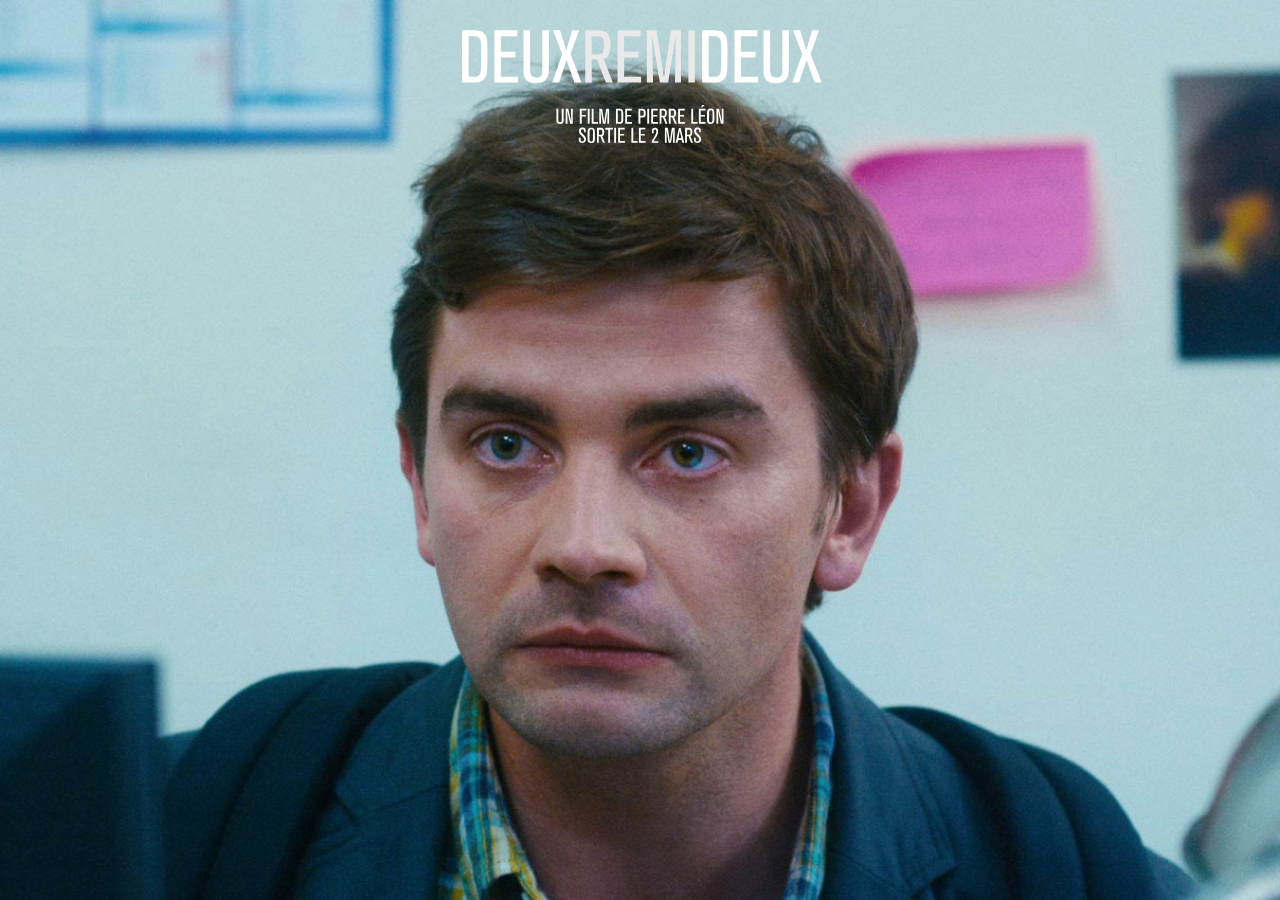
<file: drd/index.html>
<!DOCTYPE HTML>
<html>
<head>
<meta charset="UTF-8">
<meta name="viewport" content="width=device-width, initial-scale=1, maximum-scale=1, user-scalable=0"/>
<title>vendredi – distribution de films</title>
<meta name="description" content="vendredi est une société de production et de distribution de films.">
<meta name="robots" content="index,follow">
<!-- <link rel="stylesheet" type="text/css" href="css/normalize.css">
<link rel="stylesheet" type="text/css" href="css/style.css"> -->
<style>
body {
    padding: 0;
    margin: 0;
    font-size: 100%;
    color: white;
    }
    a {
    color: white;
    text-decoration: none;
    margin: 0;
    padding: 0;
}
    div.middle {
    width: 400px;
    margin: auto;
    display: block;
    max-width: 100%;
}
div.bigg {
    width: 100%;
    height: auto;
    display: block;
    position: absolute;
    bottom: 0;
    left: 0;
    right: 0;
    top: 0;
    background-image: url(img/REMI1.jpg);
    background-size: cover;
    background-position: center center;
    z-index: -10;
}
</style>
</head>
<body class="home">
<div class="middle">
<a href="../mas"><img class="home" src="img/DRD_titre.svg" alt=""></a>
</div>
<a href="../mas"><div class="bigg" onmouseover="this.style.backgroundImage='url(img/REMI2.jpg)'" onmouseout="this.style.backgroundImage='url(img/REMI1.jpg)'"></div></a>
</body>
</html>
</file>
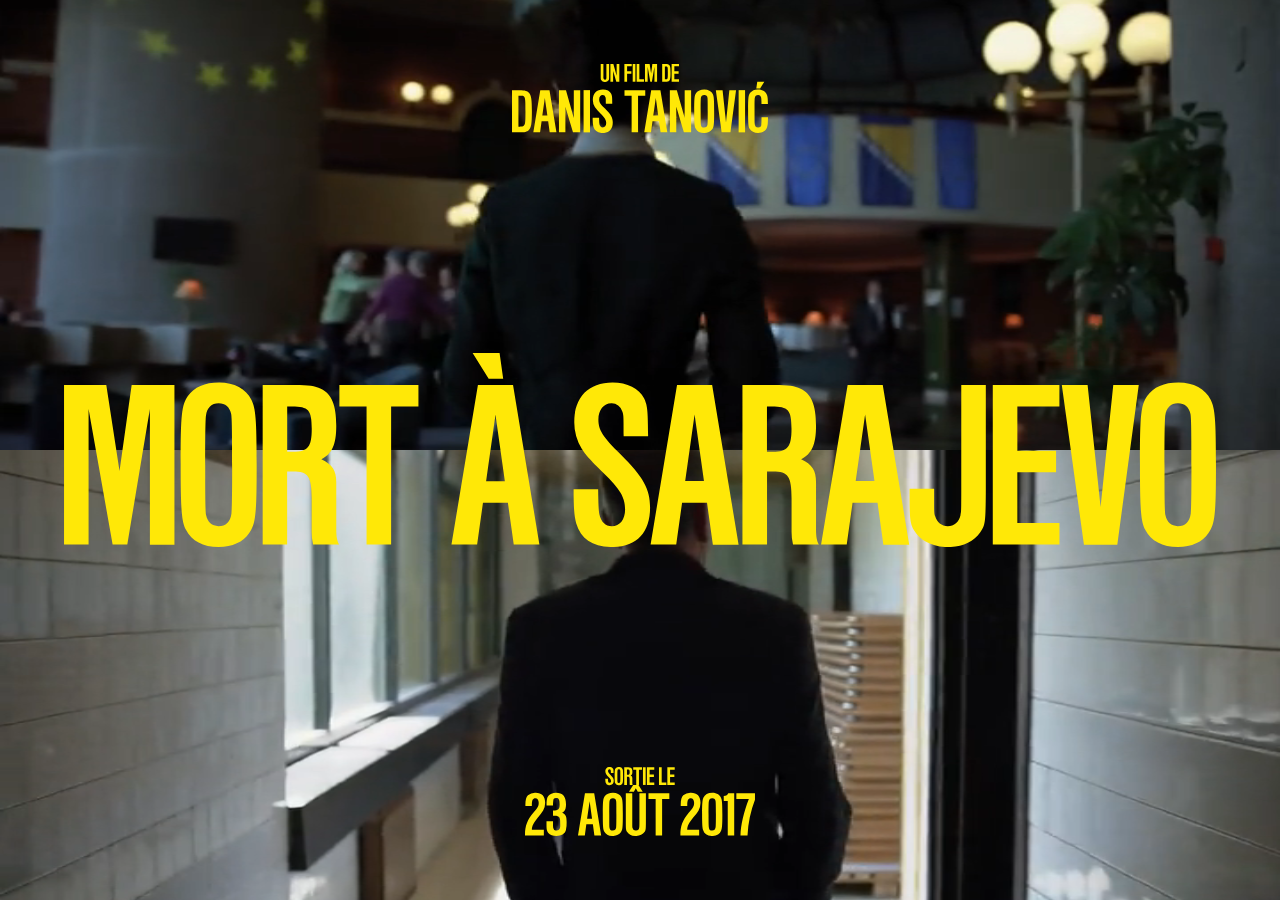
<file: mas/index.html>
<!DOCTYPE HTML>
<html>

<head>
	<meta charset="UTF-8">
	<meta name="viewport" content="width=device-width, initial-scale=1, maximum-scale=1, user-scalable=0">
	<title>vendredi</title>
	<meta name="description" content="vendredi">
    <meta name="robots" content="noindex, nofollow">
	<style>
		body.home {
			margin: 0;
			padding: 0;
			background-color: black;
		}

		img.home-title {
			position: fixed;
			top: 25%;
			bottom: 25%;
			left: 0;
			right: 0;
			width: 90%;
			margin: auto;
			z-index: 2;
		}

		img.home-filmde {
			position: fixed;
			top: 0;
			left: 0;
			right: 0;
			z-index: 5;
			width: 20%;
			margin: auto;
			padding: 4rem;
		}

		img.home-sortie {
			position: fixed;
			bottom: 0;
			left: 0;
			right: 0;
			z-index: 5;
			width: 18%;
			margin: auto;
			padding: 4rem;
		}

		div.video-top {
			position: fixed;
			top: 0;
			left: 0;
			right: 0;
			height: 50%;
			z-index: 1;
		}

		div.video-bottom {
			position: fixed;
			bottom: 0;
			left: 0;
			right: 0;
			height: 50%;
			z-index: 1;
		}

		video {
			-o-object-fit: cover;
			object-fit: cover;
			width: 100%;
			height: 100%;
			box-sizing: inherit;
			z-index: 1;
		}

		@media (max-width: 800px) {
			img.home-filmde {
				width: 32%;
			}

			img.home-sortie {
				width: 30%;
			}
		}
	</style>
</head>

<body class="home">
	<a href="../pcl">
		<div class="wrapper">
			<img class="home-title" src="img/mort-a-sarajevo-titre.svg" alt="">
			<img class="home-filmde" src="img/mort-a-sarajevo-realisateur.svg" alt="">
			<img class="home-sortie" src="img/mort-a-sarajevo-date-sortie.svg" alt="">
			<div class="video-top"><video src="img/mort-a-sarajevo-1.mp4" autoplay="" muted="" playsinline=""
					loop=""></video></div>
			<div class="video-bottom"><video src="img/mort-a-sarajevo-2.mp4" autoplay="" muted="" playsinline=""
					loop=""></video></div>
		</div>
	</a>
</body>

</html>
</file>
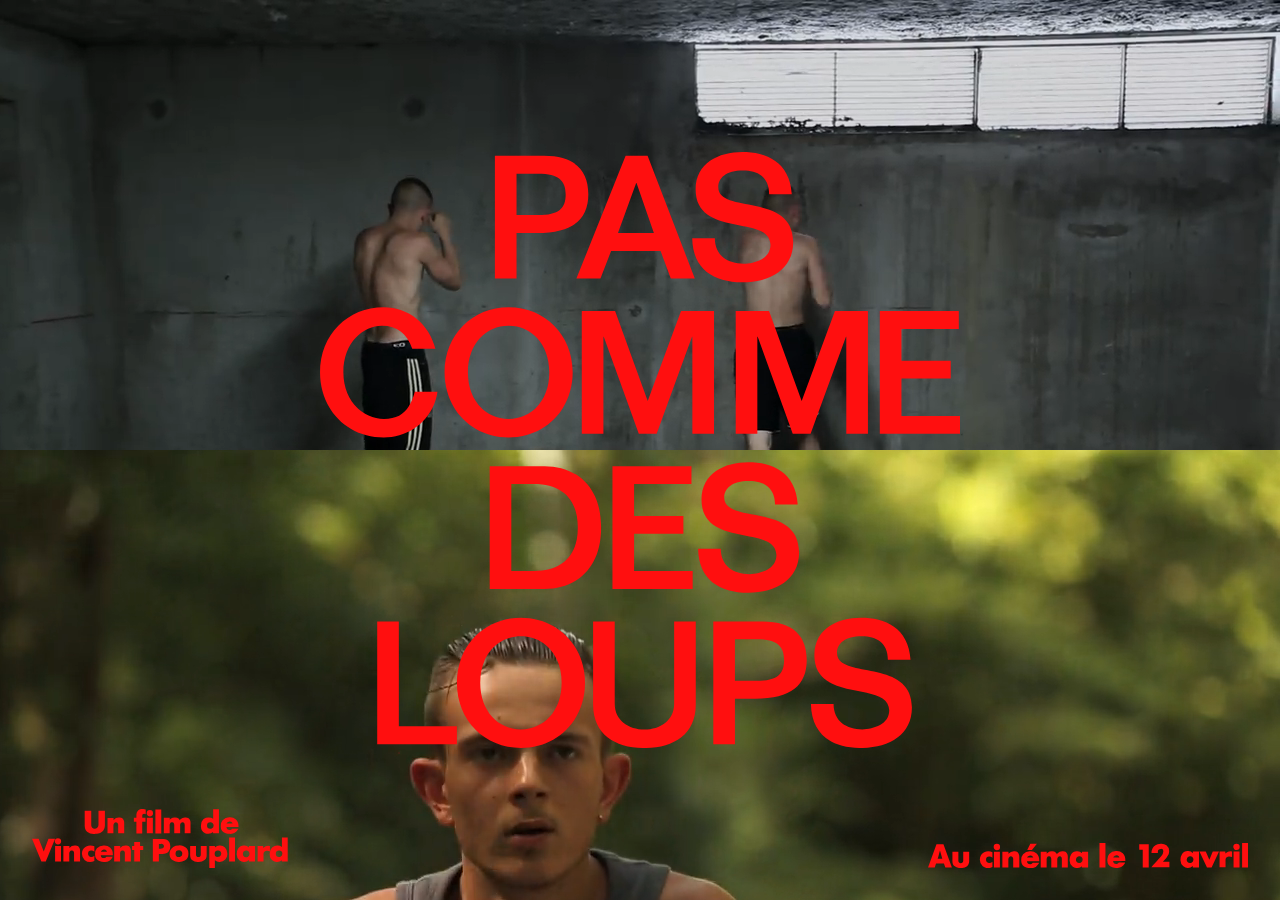
<file: pcdl/index.html>
<!DOCTYPE HTML>
<html>

<head>
	<meta charset="UTF-8">
	<meta name="viewport" content="width=device-width, initial-scale=1, maximum-scale=1, user-scalable=0">
	<title>vendredi</title>
	<meta name="description" content="vendredi">
    <meta name="robots" content="noindex, nofollow">
	<style>
		body.home {
			margin: 0;
			padding: 0;
			background-color: black;
		}

		img.home-title {
			position: fixed;
			top: 25%;
			bottom: 25%;
			left: 25%;
			right: 25%;
			width: 50%;
			margin: auto;
			z-index: 2;
		}

		img.home-filmde {
			position: fixed;
			width: 20%;
			padding: 2rem;
			bottom: 0;
			left: 0;
			z-index: 2;
		}

		img.home-sortie {
			position: fixed;
			width: 25%;
			padding: 2rem;
			bottom: 0;
			right: 0;
			z-index: 2;
		}

		div.video-top {
			position: fixed;
			top: 0;
			left: 0;
			right: 0;
			height: 50%;
			z-index: 1;
		}

		div.video-bottom {
			position: fixed;
			bottom: 0;
			left: 0;
			right: 0;
			height: 50%;
			z-index: 1;
		}

		video {
			width: 100%;
			height: auto;
			margin: 0;
			padding: 0;
		}

		@media (max-width: 1024px) {
			video {
				width: 125%;
			}
		}

		@media (max-width: 800px) {
			img.home-title {
				left: 12.5%;
				right: 12.5%;
				width: 75%;
			}

			img.home-filmde {
				width: 50%;
				top: 0;
				bottom: auto;
				left: 15%;
				right: 15%;
				margin: auto;
			}

			img.home-sortie {
				width: 60%;
				top: auto;
				bottom: bottom;
				left: 15%;
				right: 15%;
				margin: auto;
			}

			video {
				width: 150%;
			}
		}

		@media (max-width: 600px) {
			video {
				width: 200%;
			}
		}
	</style>
</head>

<body class="home">
	<a href="https://eurogroupe.org/dev/vendredi/category/a-venir/"><img class="home-filmde" src="img/PCDL_filmde.svg"
			alt=""></a>
	<a href="https://eurogroupe.org/dev/vendredi/category/a-venir/"><img class="home-sortie" src="img/PCDL_sortie.svg"
			alt=""></a>
	<a href="https://eurogroupe.org/dev/vendredi/category/a-venir/"><img class="home-title" src="img/PCDL_titre.svg"
			alt=""></a>
	<div class="video-top"><video src="img/PCDLWEB1.mp4" autoplay="" muted="" playsinline="" loop=""
			poster="img/PCDLWEB1.jpg"></video></div>
	<div class="video-bottom"><video src="img/PCDLWEB2.mp4" autoplay="" muted="" playsinline="" loop=""
			poster="img/PCDLWEB2.jpg"></video></div>
</body>

</html>
</file>
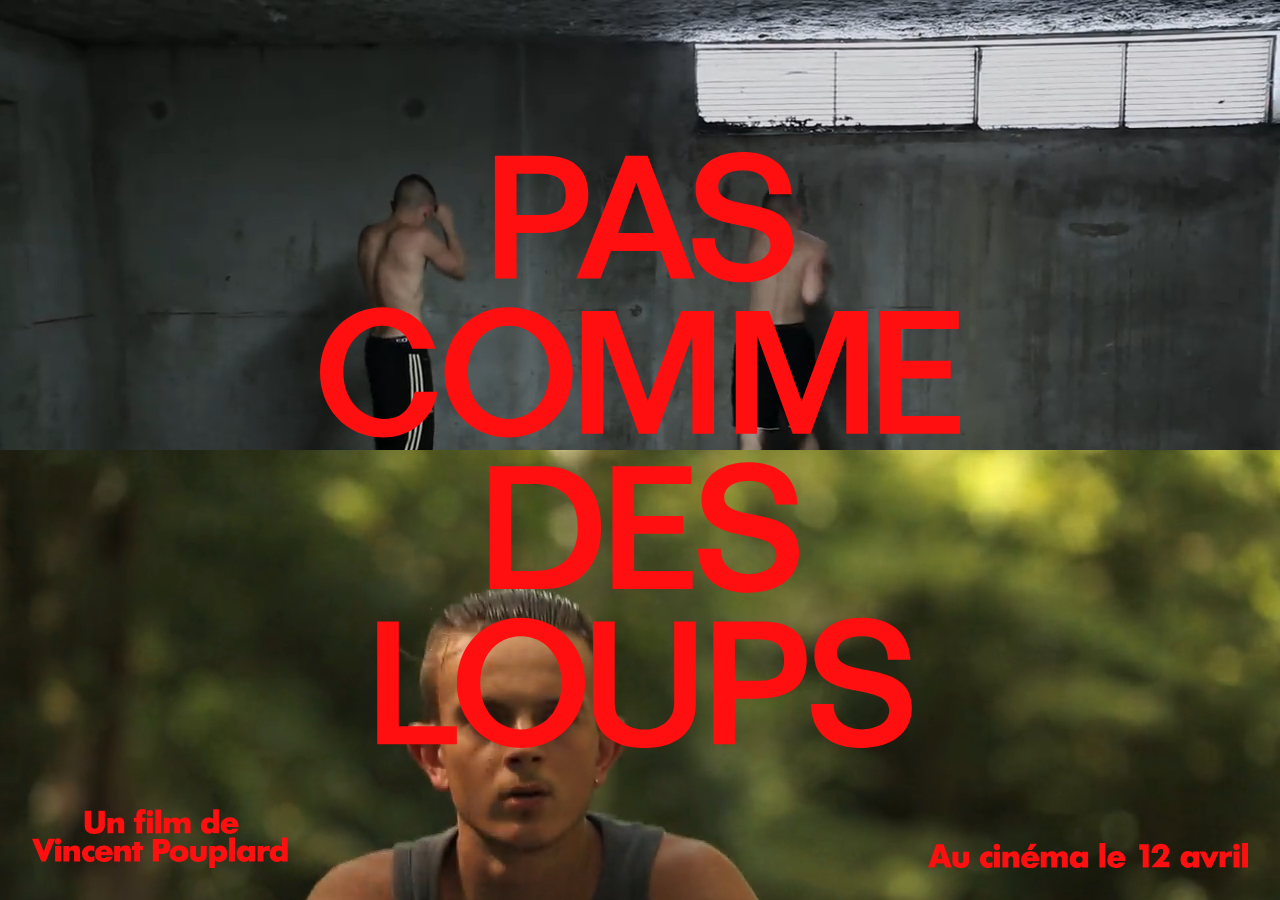
<file: pcl/index.html>
<!DOCTYPE HTML>
<html>

<head>
	<meta charset="UTF-8">
	<meta name="viewport" content="width=device-width, initial-scale=1, maximum-scale=1, user-scalable=0">
	<title>vendredi</title>
	<meta name="description" content="vendredi">
    <meta name="robots" content="noindex, nofollow">
	<style>
		body.home {
			margin: 0;
			padding: 0;
			background-color: black;
		}

		img.home-title {
			position: fixed;
			top: 25%;
			bottom: 25%;
			left: 25%;
			right: 25%;
			width: 50%;
			margin: auto;
			z-index: 2;
		}

		img.home-filmde {
			position: fixed;
			width: 20%;
			padding: 2rem;
			bottom: 0;
			left: 0;
			z-index: 2;
		}

		img.home-sortie {
			position: fixed;
			width: 25%;
			padding: 2rem;
			bottom: 0;
			right: 0;
			z-index: 2;
		}

		div.video-top {
			position: fixed;
			top: 0;
			left: 0;
			right: 0;
			height: 50%;
			z-index: 1;
		}

		div.video-bottom {
			position: fixed;
			bottom: 0;
			left: 0;
			right: 0;
			height: 50%;
			z-index: 1;
		}

		video {
			width: 100%;
			height: auto;
			margin: 0;
			padding: 0;
		}

		@media (max-width: 1024px) {
			video {
				width: 125%;
			}
		}

		@media (max-width: 800px) {
			img.home-title {
				left: 12.5%;
				right: 12.5%;
				width: 75%;
			}

			img.home-filmde {
				width: 50%;
				top: 0;
				bottom: auto;
				left: 15%;
				right: 15%;
				margin: auto;
			}

			img.home-sortie {
				width: 60%;
				top: auto;
				bottom: bottom;
				left: 15%;
				right: 15%;
				margin: auto;
			}

			video {
				width: 150%;
			}
		}

		@media (max-width: 600px) {
			video {
				width: 200%;
			}
		}
	</style>
</head>

<body class="home">
	<a href="../ptb"><img class="home-filmde" src="img/PCDL_filmde.svg"
			alt=""></a>
	<a href="../ptb"><img class="home-sortie" src="img/PCDL_sortie.svg"
			alt=""></a>
	<a href="../ptb"><img class="home-title" src="img/PCDL_titre.svg"
			alt=""></a>
	<div class="video-top"><video src="img/PCDLWEB1.mp4" autoplay="" muted="" playsinline="" loop=""
			poster="img/PCDLWEB1.jpg"></video></div>
	<div class="video-bottom"><video src="img/PCDLWEB2.mp4" autoplay="" muted="" playsinline="" loop=""
			poster="img/PCDLWEB2.jpg"></video></div>
</body>

</html>
</file>
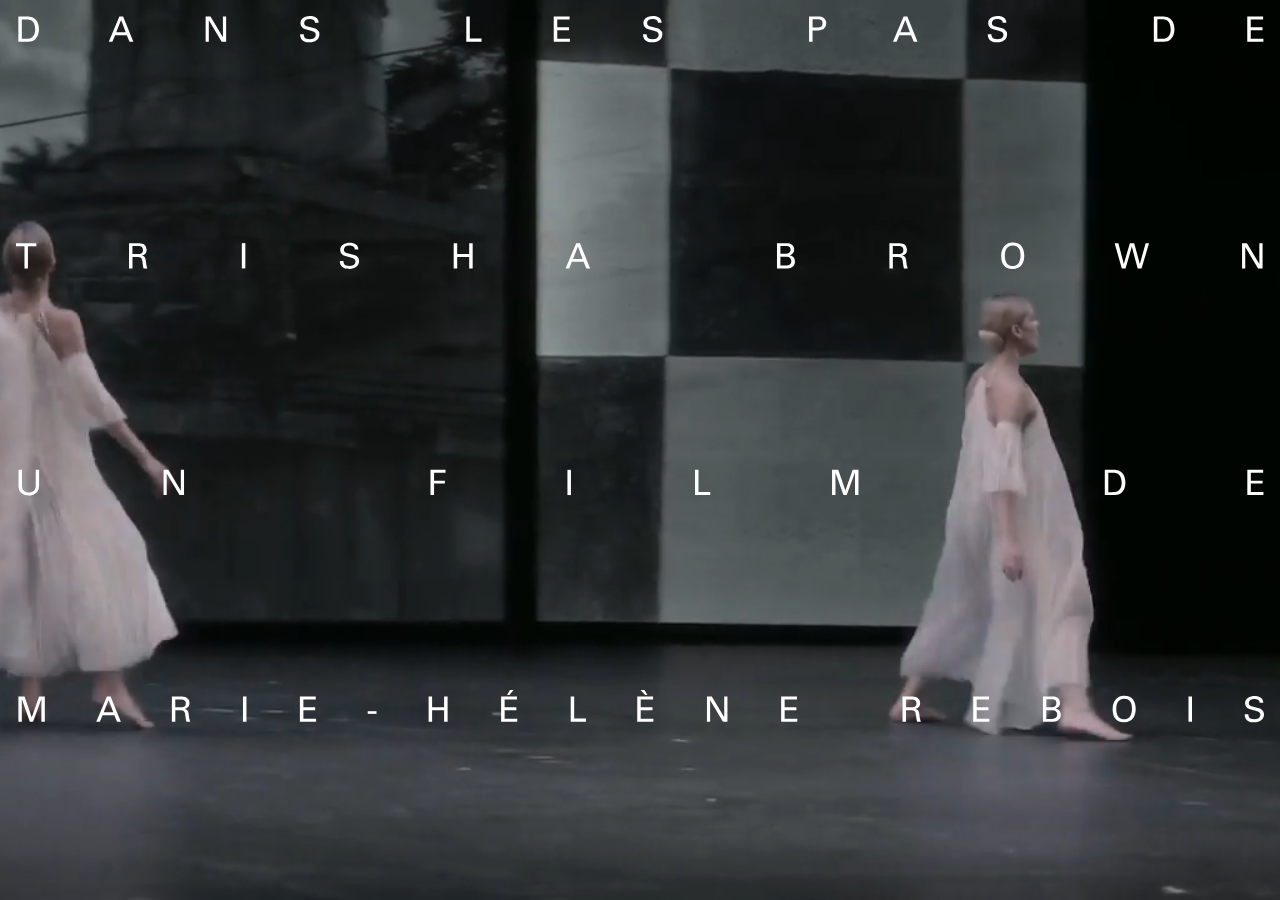
<file: ptb/index.html>
<!DOCTYPE HTML>
<html>

<head>
	<meta charset="UTF-8">
	<meta name="viewport" content="width=device-width, initial-scale=1, maximum-scale=1, user-scalable=0">
	<title>vendredi</title>
	<meta name="description" content="vendredi">
    <meta name="robots" content="noindex, nofollow">
	<style>
		body.home {
			margin: 0;
			padding: 0;
			background-color: black;
		}

		img.home-title {
			position: fixed;
			top: 0;
			left: 0;
			right: 0;
			bottom: 0;
			width: auto;
			height: auto;
			z-index: 3;
			margin: 1rem;
		}

		div.video-top {
			width: 100%;
			height: 100vh;
			overflow: hidden;
			box-sizing: inherit;
			display: block;
		}

		div.video-top video {
			display: inline-block;
			-o-object-fit: cover;
			object-fit: cover;
			width: 100%;
			height: 100%;
			box-sizing: inherit;
			z-index: 1;
		}

		@media (max-width: 1024px) {}

		@media (max-width: 800px) {}

		@media (max-width: 600px) {}
	</style>
</head>

<body class="home">
	<a href="../tin">
		<div class="video-top">
			<img class="home-title" src="img/dans-les-pas-de-trisha-brown.svg" alt="">
			<video src="img/DansLesPasTrishaBrown_cover_web.mp4" autoplay="" muted="" playsinline="" loop=""></video>
		</div>
	</a>
</body>

</html>
</file>
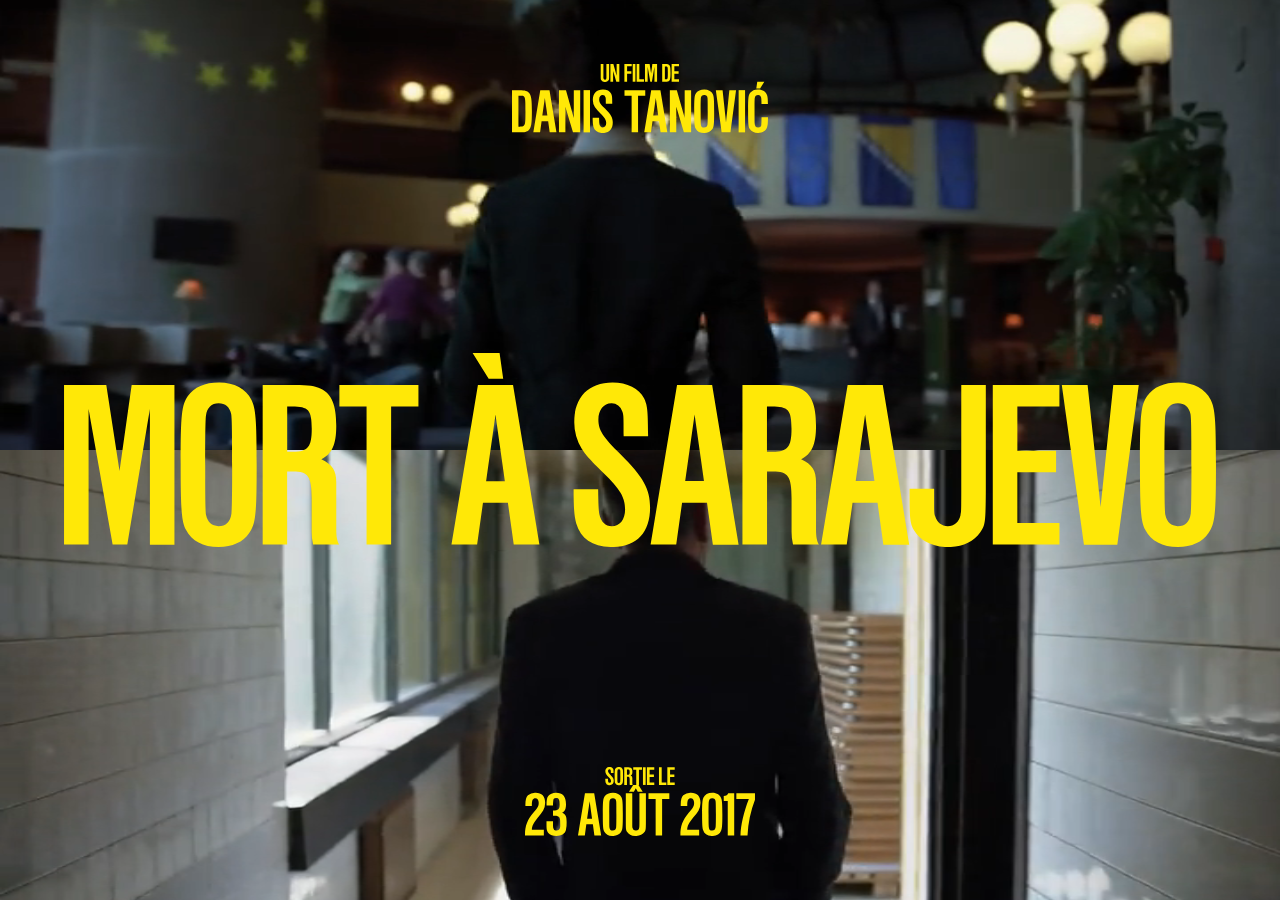
<file: sarajevo/index.html>
<!DOCTYPE HTML>
<html>

<head>
	<meta charset="UTF-8">
	<meta name="viewport" content="width=device-width, initial-scale=1, maximum-scale=1, user-scalable=0">
	<title>vendredi</title>
	<meta name="description" content="vendredi">
    <meta name="robots" content="noindex, nofollow">
	<style>
		body.home {
			margin: 0;
			padding: 0;
			background-color: black;
		}

		img.home-title {
			position: fixed;
			top: 25%;
			bottom: 25%;
			left: 0;
			right: 0;
			width: 90%;
			margin: auto;
			z-index: 2;
		}

		img.home-filmde {
			position: fixed;
			top: 0;
			left: 0;
			right: 0;
			z-index: 5;
			width: 20%;
			margin: auto;
			padding: 4rem;
		}

		img.home-sortie {
			position: fixed;
			bottom: 0;
			left: 0;
			right: 0;
			z-index: 5;
			width: 18%;
			margin: auto;
			padding: 4rem;
		}

		div.video-top {
			position: fixed;
			top: 0;
			left: 0;
			right: 0;
			height: 50%;
			z-index: 1;
		}

		div.video-bottom {
			position: fixed;
			bottom: 0;
			left: 0;
			right: 0;
			height: 50%;
			z-index: 1;
		}

		video {
			-o-object-fit: cover;
			object-fit: cover;
			width: 100%;
			height: 100%;
			box-sizing: inherit;
			z-index: 1;
		}

		@media (max-width: 800px) {
			img.home-filmde {
				width: 32%;
			}

			img.home-sortie {
				width: 30%;
			}
		}
	</style>
</head>

<body class="home">
	<a href="https://eurogroupe.org/dev/vendredi/category/a-venir/">
		<div class="wrapper">
			<img class="home-title" src="img/mort-a-sarajevo-titre.svg" alt="">
			<img class="home-filmde" src="img/mort-a-sarajevo-realisateur.svg" alt="">
			<img class="home-sortie" src="img/mort-a-sarajevo-date-sortie.svg" alt="">
			<div class="video-top"><video src="img/mort-a-sarajevo-1.mp4" autoplay="" muted="" playsinline=""
					loop=""></video></div>
			<div class="video-bottom"><video src="img/mort-a-sarajevo-2.mp4" autoplay="" muted="" playsinline=""
					loop=""></video></div>
		</div>
	</a>
</body>

</html>
</file>
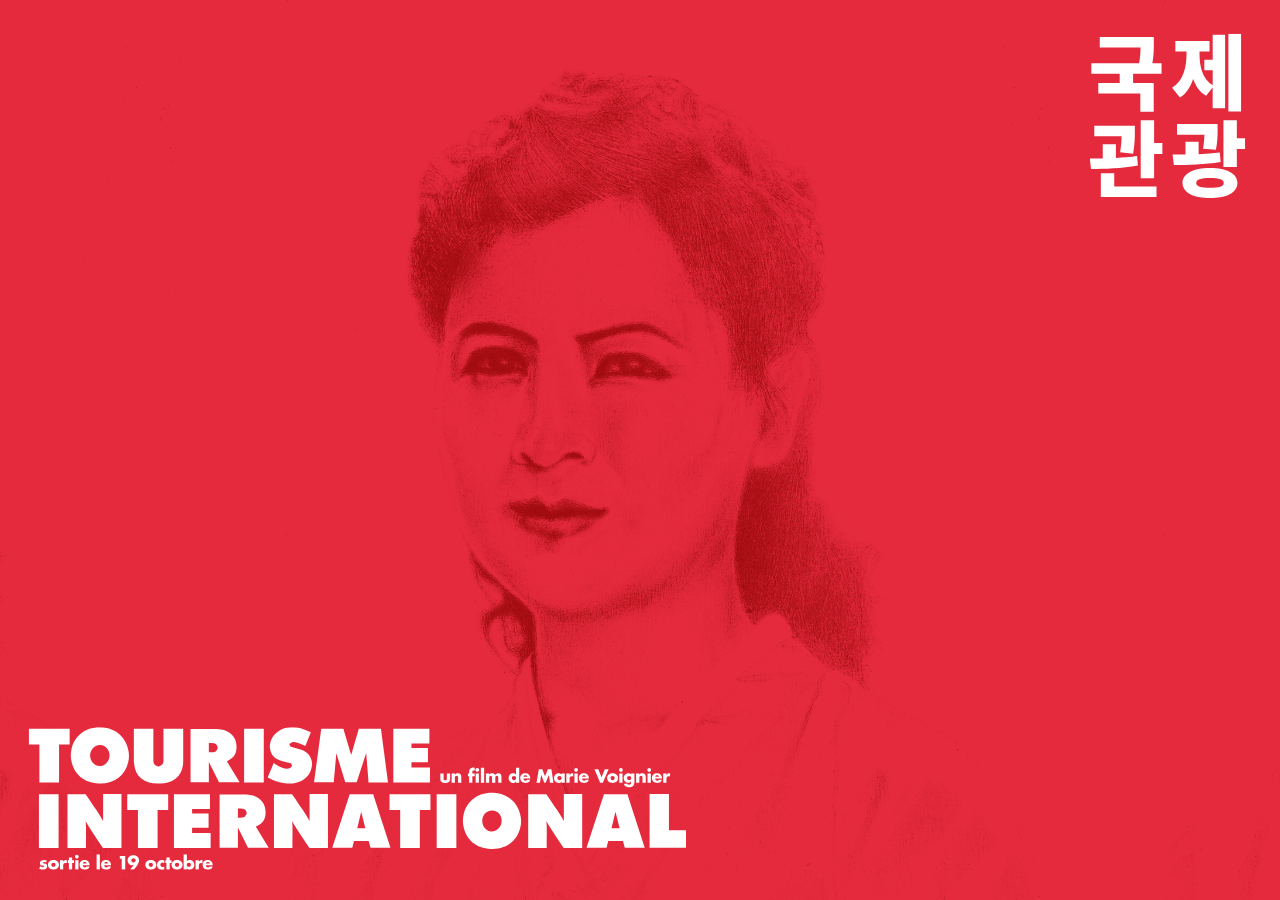
<file: tin/index.html>
<!DOCTYPE HTML>
<html>
<head>
<meta charset="UTF-8">
<meta name="viewport" content="width=device-width, initial-scale=1, maximum-scale=1, user-scalable=0">
<title>vendredi</title>
<style>
	body {
padding: 0;
margin: 0;
font-family: 'ald', arial, sans-serif;
font-size: 100%;
font-weight: normal;
font-style: normal;
color: white;
-webkit-font-smoothing: antialiased;
-moz-osx-font-smoothing: grayscale;
text-rendering: optimizeLegibility;
background-color: #0e0e0e;
}
div.middle {
width: 400px;
margin: auto;
display: block;
max-width: 100%;
}
img.hometop{
	width: 18%;
	height: auto;
	position: fixed;
	right: 0;
	top: 0;
}
img.home {
margin: 0;
padding: 0;
height: 30%;
width: auto;
position: fixed;
bottom: 0;
left: 0;
margin-bottom: 1em;
width: 55%;
	height: auto;
}
div.big{
	height: auto;
	display: block;
	position: absolute;
	bottom: 0;
	left: 0;
	right: 0;
	top: 0;
	background-image: url('img/TI_dessin_2.png');
	background-size: contain;
	background-position: center center;
	background-color: #e52a3d;
	background-blend-mode: multiply;
	z-index: -10;
}
@media (max-width: 400px) {
img.home{
	width: 100%;
}		
}	
</style>
</head>
<body class="home">
<div class="middle">
<a href="../tsa"><img class="hometop" src="img/TI_titreK.svg" alt="tourisme international"></a>	
<a href="../tsa"><img class="home" src="img/TI_titreF.svg" alt="tourisme international"></a>
</div>
<a href="../tsa"><div class="big"></div></a>
</body>
</html>
</file>
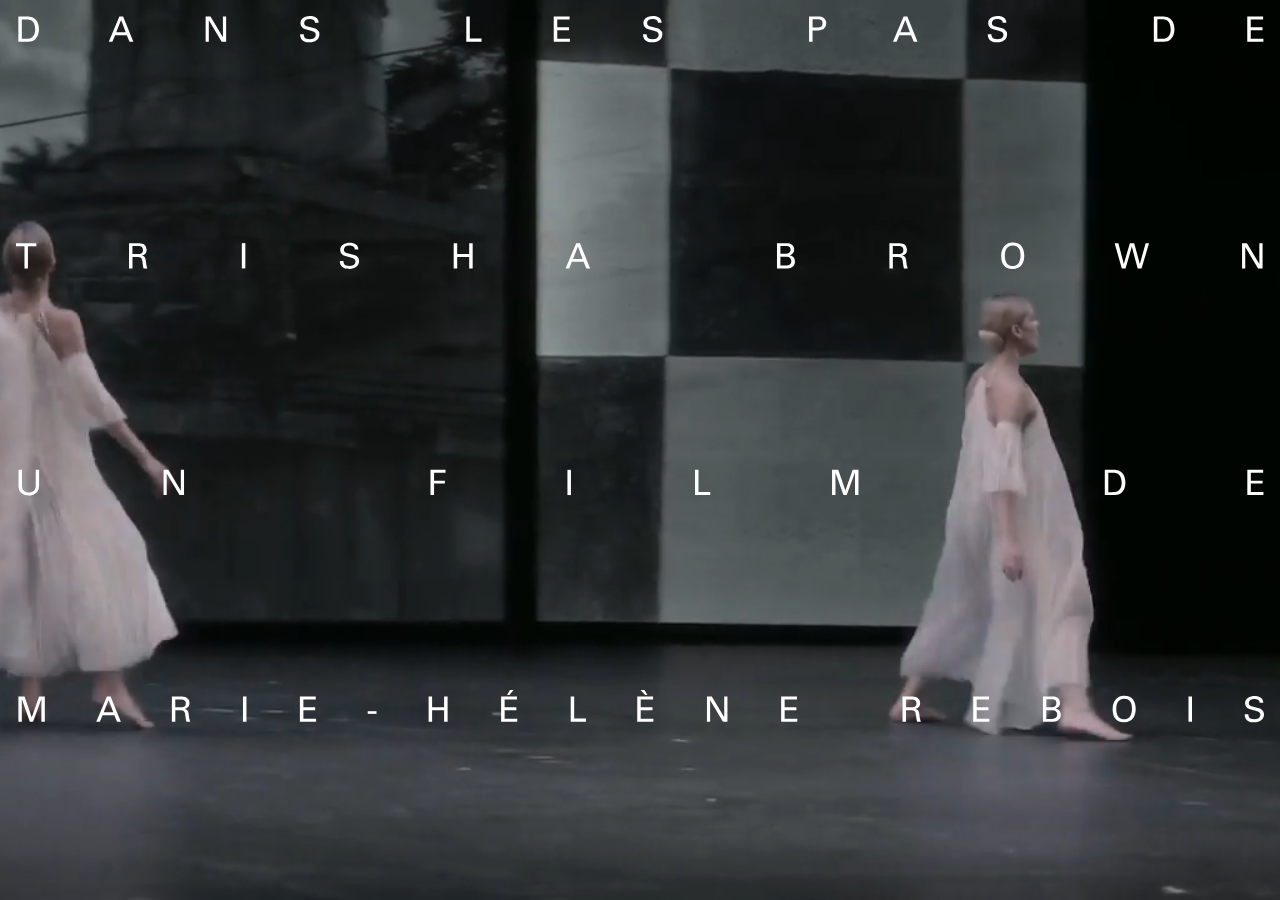
<file: trisha/index.html>
<!DOCTYPE HTML>
<html>

<head>
	<meta charset="UTF-8">
	<meta name="viewport" content="width=device-width, initial-scale=1, maximum-scale=1, user-scalable=0">
	<title>vendredi</title>
	<meta name="description" content="vendredi">
    <meta name="robots" content="noindex, nofollow">
	<style>
		body.home {
			margin: 0;
			padding: 0;
			background-color: black;
		}

		img.home-title {
			position: fixed;
			top: 0;
			left: 0;
			right: 0;
			bottom: 0;
			width: auto;
			height: auto;
			z-index: 3;
			margin: 1rem;
		}

		div.video-top {
			width: 100%;
			height: 100vh;
			overflow: hidden;
			box-sizing: inherit;
			display: block;
		}

		div.video-top video {
			display: inline-block;
			-o-object-fit: cover;
			object-fit: cover;
			width: 100%;
			height: 100%;
			box-sizing: inherit;
			z-index: 1;
		}

		@media (max-width: 1024px) {}

		@media (max-width: 800px) {}

		@media (max-width: 600px) {}
	</style>
</head>

<body class="home">
	<a href="https://eurogroupe.org/dev/vendredi/category/a-venir/">
		<div class="video-top">
			<img class="home-title" src="img/dans-les-pas-de-trisha-brown.svg" alt="">
			<video src="img/DansLesPasTrishaBrown_cover_web.mp4" autoplay="" muted="" playsinline="" loop=""></video>
		</div>
	</a>
</body>

</html>
</file>
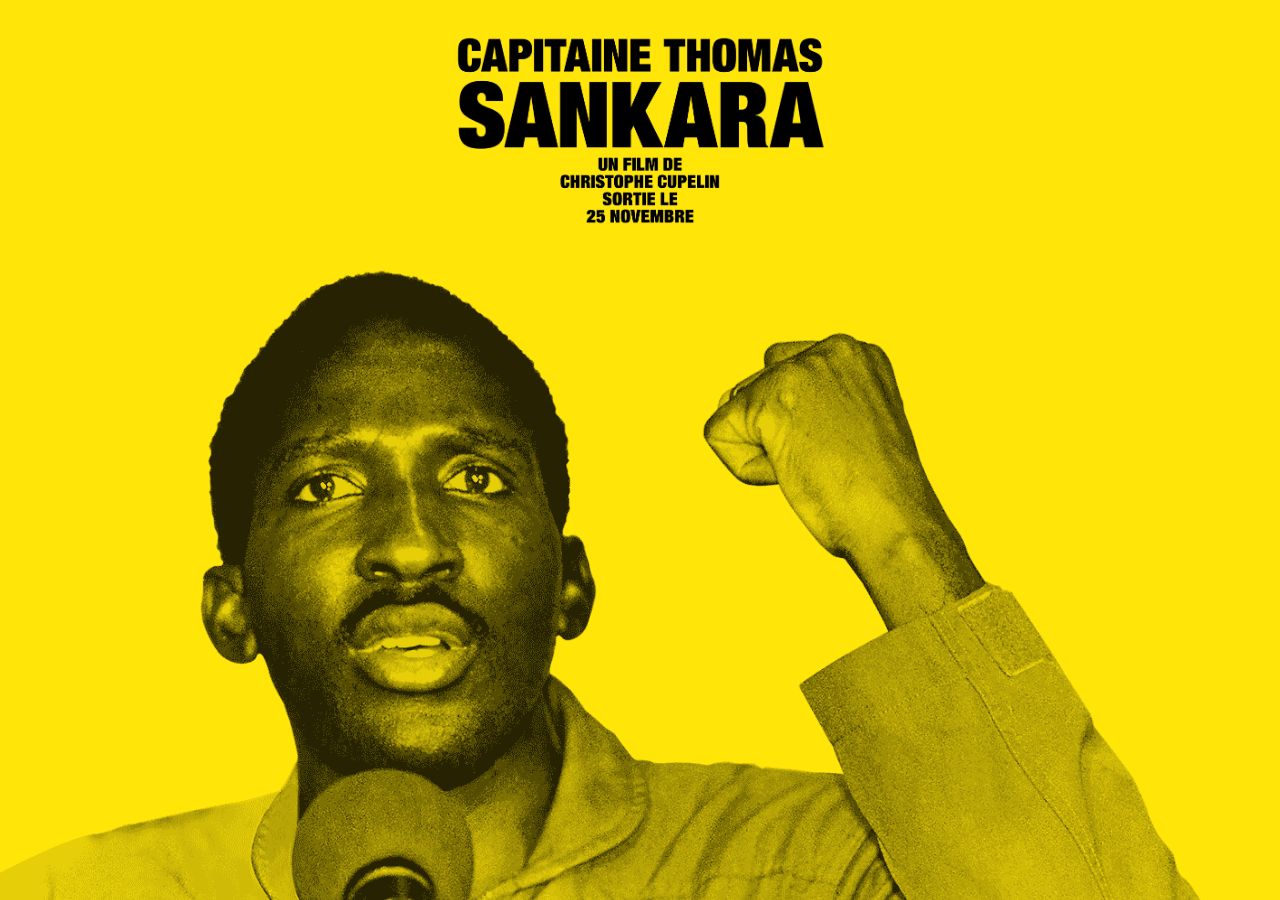
<file: tsa/index.html>
<!DOCTYPE HTML>
<html>
<head>
<meta charset="UTF-8">
<meta name="viewport" content="width=device-width, initial-scale=1, maximum-scale=1, user-scalable=0"/>
<title>vendredi</title>
<style>
    body {
padding: 0;
margin: 0;
color: white;
-webkit-font-smoothing: antialiased;
-moz-osx-font-smoothing: grayscale;
text-rendering: optimizeLegibility;
background-color: #ffea00;
}
div.middle {
width: 400px;
margin: auto;
display: block;
max-width: 100%;
}
a {
color: white;
text-decoration: none;
margin: 0;
padding: 0;
}
img {
margin: 0;
padding: 0;
height: auto;
width: 100%;
margin-top: 1.35em;
}
div.big {
width: 100%;
height: auto;
display: block;
position: absolute;
bottom: 0;
left: 0;
right: 0;
top: 0;
background-image: url('img/CTS_homepage.png');
background-size: cover;
background-position: center center;
background-color: #ffe508;
background-blend-mode: multiply;
z-index: -10;
}
</style>
</head>
<body class="home">
<div class="middle">
<a href="../vip"><img class="home" src="img/titre.png" alt=""></a>
</div><a href="../vip">
<div class="big"></div></a>
</body>
</html>
</file>
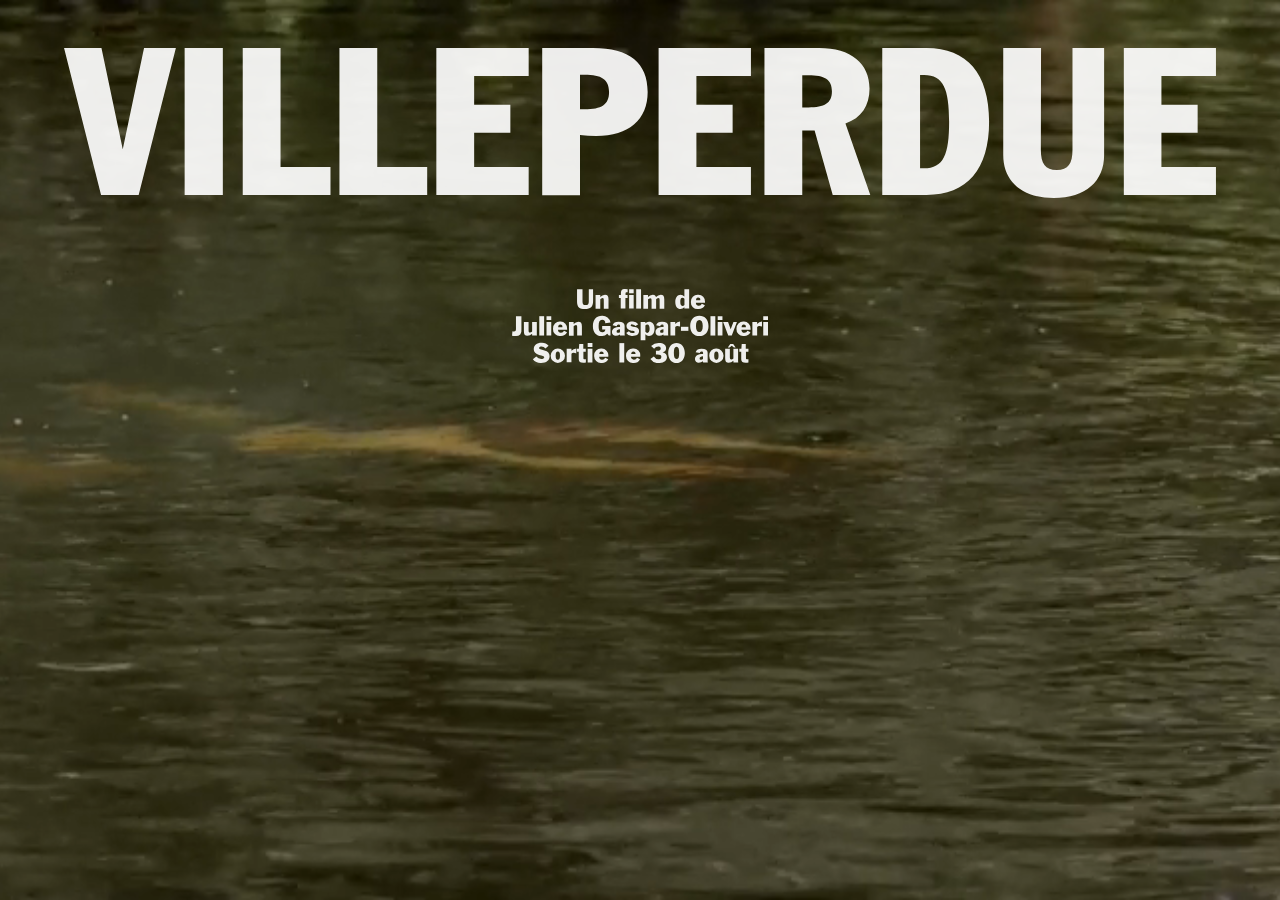
<file: villeperdue/index.html>
<!DOCTYPE HTML>
<html>

<head>
	<meta charset="UTF-8">
	<meta name="viewport" content="width=device-width, initial-scale=1, maximum-scale=1, user-scalable=0">
	<title>vendredi</title>
	<meta name="description" content="vendredi">
    <meta name="robots" content="noindex, nofollow">
	<style>
		body.home {
			margin: 0;
			padding: 0;
		}

		img.home-title {
			position: fixed;
			top: 0;
			left: 0;
			right: 0;
			width: 90%;
			margin: auto;
			z-index: 2;
			padding: 3rem;
			opacity: 0.92;
		}

		img.home-filmde {
			position: fixed;
			top: 25%;
			left: 0;
			right: 0;
			z-index: 5;
			width: 20%;
			margin: auto;
			padding: 4rem;
			opacity: 0.92;
		}

		.home-cover {
			position: absolute;
			background-position: top center;
			background-size: cover;
			background-image: url(img/villeperdue-index-web.jpg);
			width: 100%;
			height: 100%;
			bottom: 0;
		}

		div.video-top {
			width: 100%;
			height: 100vh;
			overflow: hidden;
			box-sizing: inherit;
			display: block;
		}

		div.video-top video {
			display: inline-block;
			-o-object-fit: cover;
			object-fit: cover;
			width: 100%;
			height: 100%;
			box-sizing: inherit;
			z-index: 1;
		}

		@media (max-width: 800px) {
			img.home-title {
				width: auto;
				margin: 1rem;
				padding: 0;
				padding-top: 4rem;
			}

			img.home-filmde {
				width: 50%;
			}
	</style>
</head>

<body class="home">
	<a href="https://eurogroupe.org/dev/vendredi/category/a-venir/">
		<div class="video-top">
			<img class="home-title" src="img/villeperdue-title.svg" alt="">
			<img class="home-filmde" src="img/villeperdue-infos.svg" alt="">
			<video src="img/villeperdue.mp4" autoplay="" muted="" playsinline="" loop=""
				poster="img/villeperdue-index-web.jpg"></video>
		</div>
	</a>
</body>

</html>
</file>
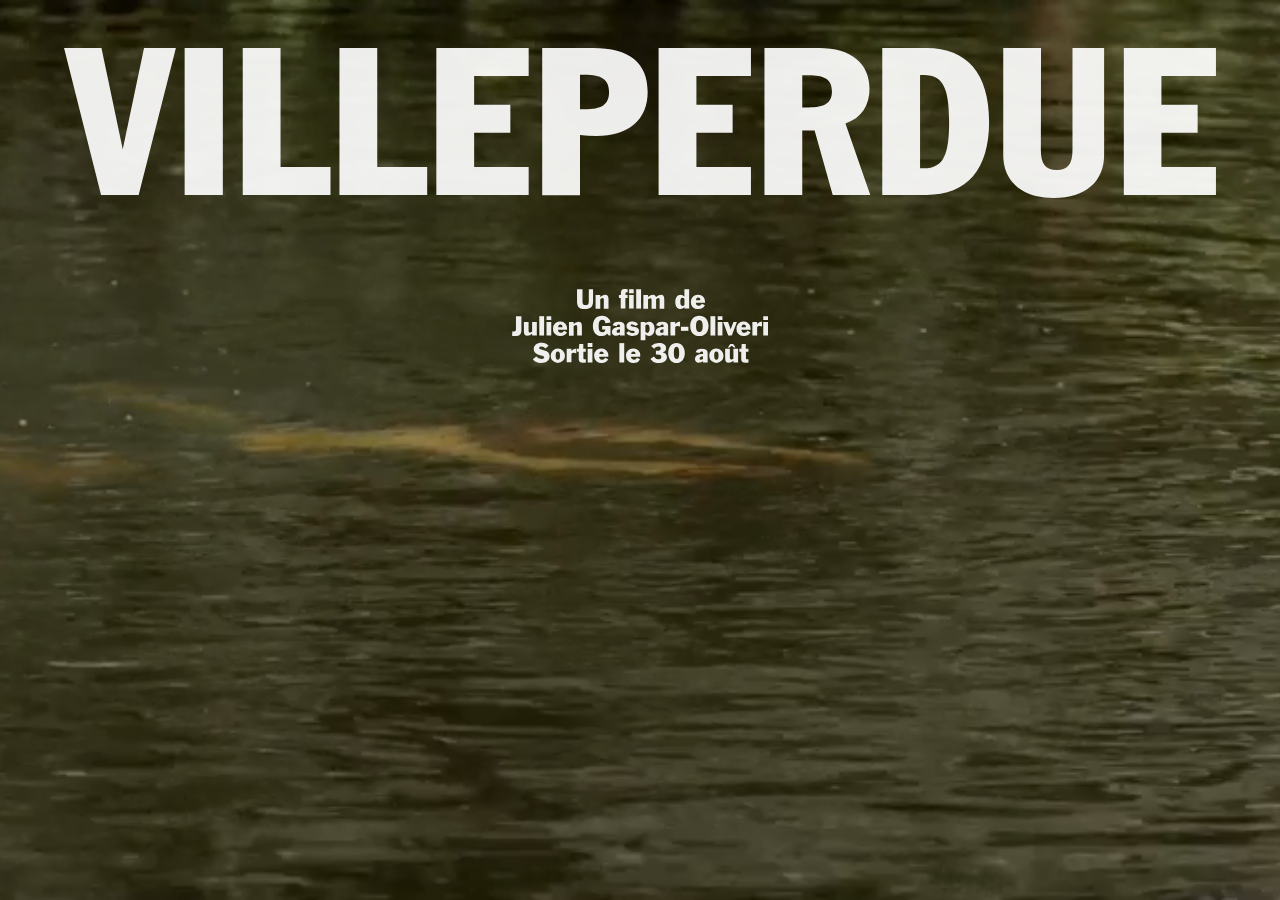
<file: vip/index.html>
<!DOCTYPE HTML>
<html>

<head>
	<meta charset="UTF-8">
	<meta name="viewport" content="width=device-width, initial-scale=1, maximum-scale=1, user-scalable=0">
	<title>vendredi</title>
	<meta name="description" content="vendredi">
    <meta name="robots" content="noindex, nofollow">
	<style>
		body.home {
			margin: 0;
			padding: 0;
		}

		img.home-title {
			position: fixed;
			top: 0;
			left: 0;
			right: 0;
			width: 90%;
			margin: auto;
			z-index: 2;
			padding: 3rem;
			opacity: 0.92;
		}

		img.home-filmde {
			position: fixed;
			top: 25%;
			left: 0;
			right: 0;
			z-index: 5;
			width: 20%;
			margin: auto;
			padding: 4rem;
			opacity: 0.92;
		}

		.home-cover {
			position: absolute;
			background-position: top center;
			background-size: cover;
			background-image: url(img/villeperdue-index-web.jpg);
			width: 100%;
			height: 100%;
			bottom: 0;
		}

		div.video-top {
			width: 100%;
			height: 100vh;
			overflow: hidden;
			box-sizing: inherit;
			display: block;
		}

		div.video-top video {
			display: inline-block;
			-o-object-fit: cover;
			object-fit: cover;
			width: 100%;
			height: 100%;
			box-sizing: inherit;
			z-index: 1;
		}

		@media (max-width: 800px) {
			img.home-title {
				width: auto;
				margin: 1rem;
				padding: 0;
				padding-top: 4rem;
			}

			img.home-filmde {
				width: 50%;
			}
		}
	</style>
</head>

<body class="home">
	<a href="../drd">
		<div class="video-top">
			<img class="home-title" src="img/villeperdue-title.svg" alt="">
			<img class="home-filmde" src="img/villeperdue-infos.svg" alt="">
			<video src="img/villeperdue.mp4" autoplay="" muted="" playsinline="" loop=""
				poster="img/villeperdue-index-web.jpg"></video>
		</div>
	</a>
</body>

</html>
</file>
<file: drd/css/style.css>
@font-face{font-family:'fut';src:url('../fonts/fbt.eot');src:url('../fonts/fbt.eot?#iefix') format("embedded-opentype"),url('../fonts/fbt.woff') format("woff"),url('../fonts/fbt.ttf') format("truetype"),url('../fonts/fbt.svg#fbt') format("svg");
    font-weight: normal;
	font-style: normal;
}
    @font-face{font-family:'ald';src:url('../fonts/a721.eot');src:url('../fonts/a721.eot?#iefix') format("embedded-opentype"),url('../fonts/a721.woff') format("woff"),url('../fonts/a721.ttf') format("truetype"),url('../fonts/a721.svg#a721') format("svg");
    font-weight: normal;
	font-style: normal;
}
html {
}
body {
	padding: 0;
	margin: 0;
	font-family: 'ald', arial, sans-serif;
	font-size: 100%;
	font-weight: normal;
    font-style: normal;
	color: white;
	-webkit-font-smoothing: antialiased;
	-moz-osx-font-smoothing: grayscale;
	text-rendering: optimizeLegibility;
	background-color:#0e0e0e;
}
body.home{
	margin: 0;
	background-color: white;
}
a {
	color: white;
	text-decoration:none;
	margin: 0;
	padding: 0;
}
a.li {
	color: black;
	text-decoration:none;
	margin: 0;
	padding: 0;
	}
a.out{
	color: blue;
	text-decoration:none;
	margin: 0;
	padding: 0;
}
a.on {
	color: grey;
	text-decoration:none;
	margin: 0;
	padding: 0;
}
a.footer {
	color: black;
	text-decoration:none;
	margin: 0;
	padding: 0;
}
a:hover{
	color: grey;
	text-decoration:none;
}
img.logo{
	margin: 0;
	padding: 0;	
	height: 24px;
	width: auto;
	max-width: 100%;
}
h1{
	font-size: 2.3em;
	line-height: 1.05em;
	font-weight: normal;
    font-style: normal;
    margin: 0;
    padding: 0;  
    padding-top: 2.5em;
    text-align: center;
    text-transform: uppercase;
}
h2{
	font-size: 1.2em;
	line-height: 1.20em;
	font-weight: normal;
    font-style: normal;
    margin: 0;
    padding: 0;
    text-align: center;
}
h3{
	font-size: 1.3em;
	line-height: 1.20em;
	font-weight: normal;
    font-style: normal;
    margin: 0;
    padding: 0;
}
h4{
	font-family: 'fut', arial, sans-serif;
	font-size: 0.8em;
	line-height: 1em;
	font-weight: normal;
    font-style: normal;
    margin: 0;
    padding: 0;
    padding-bottom: 1em;
}
h5{
	font-size: 0.95em;
	line-height: 1.20em;
	font-weight: normal;
    font-style: normal;
    margin: 0;
    padding: 0;

}
h6{
	font-size: 1.3em;
	line-height: 1.20em;
	font-weight: normal;
    font-style: normal;
    margin: 0;
    padding: 0;
}
p{
	font-size: 1.3em;
	line-height: 1.20em;
	font-weight: normal;
    font-style: normal;
    margin: 0;
    padding: 0;
}

#wrapper{
	width: 960px;
	margin:auto;
	padding: 0;
}
header#header{
	margin: 0;
	padding: 0;
	display: block;
	position: fixed;
	top: 0;
	background-color: white;
	width: 100%;
	height: auto;
	color: black;
    padding-top: 0.45em;
    padding-bottom: 0.2em;
    z-index: 200;
}
nav{
	display: block;
	margin: 0;
	max-width: 100%;
}
nav.filmmenu{
	display: block;
	width: 100%;
	font-weight: normal;
    font-style: normal;
    margin: 0;
    padding: 0;
    padding-top: 1em;
    padding-bottom: 1em;
    border: 0;
    position: fixed;
    top: 35px;
    background-color: #0e0e0e;
 
}
.menu-left{
	width: 50%;
	padding: 0;
	margin: 0;
	display: inline-block;
	box-sizing: border-box;
	-webkit-box-sizing: border-box;
	-moz-box-sizing: border-box;
	padding-left:2em;
	padding-right:1em;
}
.menu-right{
	width: 50%;
	padding: 0;
	margin: 0;
	float: right ;
	display: inline-block;
	font-size: 1.3em;
	letter-spacing: -0.01em;
	line-height: 1.05em;
	font-weight: normal;
    font-style: normal;
    list-style: none;
    color: black;
    padding-top: 0.1em;
	box-sizing: border-box;
	-webkit-box-sizing: border-box;
	-moz-box-sizing: border-box;	
	padding-left:0.8em;
	padding-right:2em;
}
ul#nav {
	margin: 0;
	padding: 0;
	width: auto;
	display: block;
}
ul#lang {
	margin: 0;
	padding: 0;
}
#nav.current a {
	background-color: white;
	color: black;
	text-decoration:underline;
}
ul {
	margin: 0;
	padding: 0;
}
li {
	display: inline-block;
	width: auto;
	margin: 0;
	padding: 0;
	text-align: left;
	padding-right: 1.1em;
}
li.film {
	font-family: 'fut', arial, sans-serif;
	font-size: 0.8em;
	display: inline-block;
	width: auto;
	margin: 0;
	padding: 0;
	text-align: center;
	padding-right: 1.2em;
}
div#container{
	margin: 0;
	padding: 0;
	float: left;
	display: block;
	max-width: 100%;
}
section#content{
	margin: 0;
	padding: 0;
	width: 100%;
	margin-top: 4em;
	max-width: 100%;
	background-color: #0e0e0e;
	color: white;
	box-sizing: border-box;
	-webkit-box-sizing: border-box;
	-moz-box-sizing: border-box;
}
.content-full{
	width: 70%;
	padding: 0;
	margin: 0;
	border: 0;
	display: block;
	position:absolute;
	bottom: 0;
	left: 0;
	right: 0;
	top: 0;
	box-sizing: border-box;
	-webkit-box-sizing: border-box;
	-moz-box-sizing: border-box;
	padding-left:2em;
	padding-right:1em;
	background-color: #ffe200;
	background-size: cover;
	background-position: center center;
	vertical-align: baseline;
	z-index: -1;
}
.content-left{
	width: 50%;
	padding: 0;
	margin: 0;
	display: block;
	float: left;
	position: fixed;
	box-sizing: border-box;
	-webkit-box-sizing: border-box;
	-moz-box-sizing: border-box;
	padding-left:2em;
	padding-right:1em;

}
.content-right{
	width: 50%;
	padding: 0;
	margin: 0;
	display: block;
	float: right;
	box-sizing: border-box;
	-webkit-box-sizing: border-box;
	-moz-box-sizing: border-box;
	padding-left:1em;
	padding-right:2em;
}
.content-list-left{
	width: 50%;
	padding: 0;
	margin: 0;
	display: block;
	float: left;
	box-sizing: border-box;
	-webkit-box-sizing: border-box;
	-moz-box-sizing: border-box;
	padding-left:2em;
	padding-right:1em;

}
.content-list-right{
	width: auto;
	padding: 0;
	margin: 0;
	display: block;
	box-sizing: border-box;
	-webkit-box-sizing: border-box;
	-moz-box-sizing: border-box;
	padding-left:1em;
	padding-right:2em;
}
article.film-list{
	margin: 0;
	padding: 0;
	display: block;
	height: auto;
	width: 100%;
	clear: both;
}
article.image-top{
	margin: 0;
	padding: 0;
	display: block;
	margin-top: 50px;
}
article.image{
	margin: 0;
	padding: 0;
	display: block;
	margin-top: 50px;
}
article.image-contact{
	margin: 0;
	padding: 0;
	display: block;
	margin-top: 0;
}
article.text{
	padding-top: 120px;
}
article#presse{
	padding-bottom: 700px;
}
article.header{
	margin: 0;
	padding: 0;
	display: block;
	width: 100%;
}
img.list{
	margin: 0;
	padding: 0;
	width: 100%;
	height: auto;
	padding-bottom: 1em;
}
img.img{
	margin: 0;
	padding: 0;
	padding-bottom: 3em;
	width: 100%;
	max-width: 100%;
}
img.img-affiche{
	margin: 0;
	padding: 0;
	padding-bottom: 3em;
	width: 60%;
	max-width: 100%;
	align-content: center;
}
div.middle{
	width:400px;
	margin: auto;
	display: block;
	max-width: 100%;
}
img.home{
	margin: 0;
	padding: 0;
    width: 100%;
    height: auto;
}
div.bigg{
    width: 100%;
    height: auto;
    display: block;
    position: absolute;
    bottom: 0;
    left: 0;
    right: 0;
    top: 0;
    background-image: url('../img/REMI1.jpg');
    background-size: cover;
    background-position: center center;
    z-index: -10;
}
footer{
	margin: 0;
	padding-top: 0.25em;
	padding-bottom: 0.02em;
	position: fixed;
	bottom: 0;
	left: 0;
	display: none;
	float: left;
	clear: both;
	width: 100%;
	padding-left: 2em;
}
video{
	width: 100%;
	height: auto;
}



@media (max-width: 1000px) {
img.logo{
	margin: 0;
	padding: 0;	
	width: 108px;
	max-width: 100%;
}
h1{
	font-size: 2.1em;
	line-height: 1.05em;
	font-weight: normal;
    font-style: normal;
    margin: 0;
    padding: 0;  
    padding-bottom: 0;
    padding-top: 1.5em;
    text-align: center;
    text-transform: uppercase;
}
.menu-left{
	width: 50%;
	padding: 0;
	margin: 0;
	display: inline-block;
	box-sizing: border-box;
	-webkit-box-sizing: border-box;
	-moz-box-sizing: border-box;
	padding-left:1em;
	padding-right:0.5em;
}
.menu-right{
	width: 50%;
	padding: 0;
	margin: 0;
	float: right ;
	display: inline-block;
	font-size: 1.1em;
	line-height: 1.05em;
	font-weight: normal;
    font-style: normal;
    list-style: none;
    color: black;
    padding-top: 0.1em;
	box-sizing: border-box;
	-webkit-box-sizing: border-box;
	-moz-box-sizing: border-box;	
	padding-left:0.5em;
	padding-right:1em;
}
section#content{
	margin: 0;
	padding: 0;
	width: 100%;
	padding-top: 3em;
	max-width: 100%;
	background-color: #0e0e0e;
	color: white;
	box-sizing: border-box;
	-webkit-box-sizing: border-box;
	-moz-box-sizing: border-box;

}
.content-left{
	width: 50%;
	padding: 0;
	margin: 0;
	display: block;
	float: left;
	position: fixed;
	box-sizing: border-box;
	-webkit-box-sizing: border-box;
	-moz-box-sizing: border-box;
	padding-left:1em;
	padding-right:0.5em;

}
.content-right{
	width: 50%;
	padding: 0;
	margin: 0;
	display: block;
	float: right;
	box-sizing: border-box;
	-webkit-box-sizing: border-box;
	-moz-box-sizing: border-box;
	padding-left:0.5em;
	padding-right:1em;
}
.content-list-left{
	width: 50%;
	padding: 0;
	margin: 0;
	display: block;
	float: left;
	box-sizing: border-box;
	-webkit-box-sizing: border-box;
	-moz-box-sizing: border-box;
	padding-left:1em;
	padding-right:0.5em;

}
.content-list-right{
	width: auto;
	padding: 0;
	margin: 0;
	display: block;
	box-sizing: border-box;
	-webkit-box-sizing: border-box;
	-moz-box-sizing: border-box;
	padding-left:0.5em;
	padding-right:1em;
}
nav.filmmenu{
	display: block;
	width: 100%;
	font-weight: normal;
    font-style: normal;
    margin: 0;
    padding: 0;
    padding-top: 1em;
    padding-bottom: 1em;;
    border: 0;
    position: fixed;
    top: 35px;
    background-color: #0e0e0e;
 
}
li {
	display: inline-block;
	width: auto;
	margin: 0;
	padding: 0;
	text-align: left;
	padding-right: 0.6em;
}
li.film {
	font-family: 'fut', arial, sans-serif;
	font-size: 0.8em;
	display: block;
	width: auto;
	margin: 0;
	padding: 0;
	text-align: left;
	padding-right: 1.2em;
}
article.image-top{
	margin: 0;
	padding: 0;
	display: block;
	margin-top: 100px;
}
article.image{
	margin: 0;
	padding: 0;
	display: block;
	margin-top: 100px;
}
article.header{
	margin: 0;
	padding: 0;
	display: block;
	width: 100%;
		margin-top: 100px;

}
}
@media (max-width: 600px) {
h1{
	font-size: 1.5em;
	line-height: 1em;
	font-weight: normal;
    font-style: normal;
    margin: 0;
    padding: 0;  
    padding-bottom: 0;
    padding-top: 1.2em;
    text-align: center;
    text-transform: uppercase;
    vertical-align: middle;
}
h2{
	font-size: 0.9em;
	line-height: 1em;
	font-weight: normal;
    font-style: normal;
    margin: 0;
    padding: 0;
    text-align: center;
}
h3{
	font-size: 0.9em;
	line-height: 1em;
	font-weight: normal;
    font-style: normal;
    margin: 0;
    padding: 0;
}
h4{
	font-family: 'fut', arial, sans-serif;
	font-size: 0.9em;
	line-height: 1em;
	font-weight: normal;
    font-style: normal;
    margin: 0;
    padding: 0;
    padding-bottom: 1em;
}
h5{
	font-size: 0.9em;
	line-height: 1.20em;
	font-weight: normal;
    font-style: normal;
    margin: 0;
    padding: 0;

}
h6{
	font-size: 0.9em;
	line-height: 1.20em;
	font-weight: normal;
    font-style: normal;
    margin: 0;
    padding: 0;

}
p{
	font-size: 0.9em;
	line-height: 1.20em;
	font-weight: normal;
    font-style: normal;
    margin: 0;
    padding: 0;

}
section#content{
	margin: 0;
	padding: 0;
	width: 100%;
	padding-top: 50px;
	max-width: 100%;
	background-color: #0e0e0e;
	color: white;
	box-sizing: border-box;
	-webkit-box-sizing: border-box;
	-moz-box-sizing: border-box;
}
nav.filmmenu{
	display: block;
	width: 100%;
	font-weight: normal;
    font-style: normal;
    margin: 0;
    padding: 0;
    padding-top: 1em;
    padding-bottom: 1em;
    border: 0;
    position: fixed;
    top: 44px;
    background-color: #0e0e0e;
 
}
}
@media (max-width: 400px) {
header#header{
	margin: 0;
	padding: 0;
	display: block;
	position: fixed;
	top: 0;
	background-color: white;
	width: 100%;
	height: auto;
	color: black;
    padding-top: 0.45em;
    padding-bottom: 0.2em;
    z-index: 200;
}
h1{
	font-size: 1.8em;
	line-height: 1em;
	font-weight: normal;
    font-style: normal;
    margin: 0;
    padding: 0;  
    padding-bottom:0;
    padding-top: 0;
    text-align: center;
    text-transform: uppercase;
}
h2{
	font-size: 1em;
	line-height: 1.20em;
	font-weight: normal;
    font-style: normal;
    margin: 0;
    padding: 0;
    text-align: center;
}
h3{
	font-size: 1em;
	line-height: 1.20em;
	font-weight: normal;
    font-style: normal;
    margin: 0;
    padding: 0;
}
h4{
	font-family: 'fut', arial, sans-serif;
	font-size: 0.8em;
	line-height: 1em;
	font-weight: normal;
    font-style: normal;
    margin: 0;
    padding: 0;
    padding-bottom: 1em;
}
h5{
	font-size: 1em;
	line-height: 1.20em;
	font-weight: normal;
    font-style: normal;
    margin: 0;
    padding: 0;

}
h6{
	font-size: 1em;
	line-height: 1.20em;
	font-weight: normal;
    font-style: normal;
    margin: 0;
    padding: 0;

}
p{
	font-size: 1em;
	line-height: 1.20em;
	font-weight: normal;
    font-style: normal;
    margin: 0;
    padding: 0;

}
.menu-right{
	width: 50%;
	padding: 0;
	margin: 0;
	float: right;
	display: block;
	font-size: 1em;
	line-height: 1.05em;
	font-weight: normal;
    font-style: normal;
    list-style: none;
    color: black;
    padding-top: 0.1em;
	box-sizing: border-box;
	-webkit-box-sizing: border-box;
	-moz-box-sizing: border-box;	
	padding-left:0.5em;
	padding-right:1em;
}
li {
	display: block;
	width: auto;
	margin: 0;
	padding: 0;
	text-align: left;
	padding-right: 0.6em;
}
section#content{
	margin: 0;
	padding: 0;
	width: 100%;
	padding-top: 100px;
	max-width: 100%;
	background-color: #0e0e0e;
	color: white;
	box-sizing: border-box;
	-webkit-box-sizing: border-box;
	-moz-box-sizing: border-box;
}
.content-left{
	width: 100%;
	padding: 0;
	margin: 0;
	display: block;
	float: left;
	clear: both;
	position: relative;
	box-sizing: border-box;
	-webkit-box-sizing: border-box;
	-moz-box-sizing: border-box;
	padding-left:1em;
	padding-right:1em;

}
.content-right{
	width: 100%;
	padding: 0;
	margin: 0;
	display: block;
	float: left;
	clear: both;
	position: relative;
	box-sizing: border-box;
	-webkit-box-sizing: border-box;
	-moz-box-sizing: border-box;
	padding-left:1em;
	padding-right:1em;
}
nav.filmmenu{
	display: none;
	width: 100%;
	font-weight: normal;
    font-style: normal;
    margin: 0;
    padding: 0;
    padding-top: 0;
    padding-bottom: 0;
    border: 0;
    position: fixed;
    top: 44px;
    background-color: #0e0e0e;
}
article.image-top{
	margin: 0;
	padding: 0;
	display: block;
	margin-top: 0;
}
article.image{
	margin: 0;
	padding: 0;
	display: block;
	margin-top: 0;
}
article.header{
	margin: 0;
	padding: 0;
	display: block;
	width: 100%;
		margin-top: 20px;
}
article.text{
	padding-top: 40px;
}
article#presse{
	padding-bottom: 40px;
}
article.image-contact{
	margin: 0;
	padding: 0;
	display: block;
	margin-top: 0;
}
.content-list-left{
	width: 100%;
	padding: 0;
	margin: 0;
	display: block;
	float: left;
	clear: both;
	box-sizing: border-box;
	-webkit-box-sizing: border-box;
	-moz-box-sizing: border-box;
	padding-left:1em;
	padding-right:1em;

}
.content-list-right{
	width: 100%;
	padding: 0;
	margin: 0;
	display: block;
	float: left;
	clear: both;
	box-sizing: border-box;
	-webkit-box-sizing: border-box;
	-moz-box-sizing: border-box;
	padding-left:1em;
	padding-right:1em;
	padding-bottom: 2em;
}
article.film-list{
	margin: 0;
	padding: 0;
	display: block;
	height: auto;
	width: 100%;
	padding-bottom: 0;
	margin-bottom: 1em;
	clear: both;
	box-sizing: border-box;
	-webkit-box-sizing: border-box;
	-moz-box-sizing: border-box;
}
}
</file>
